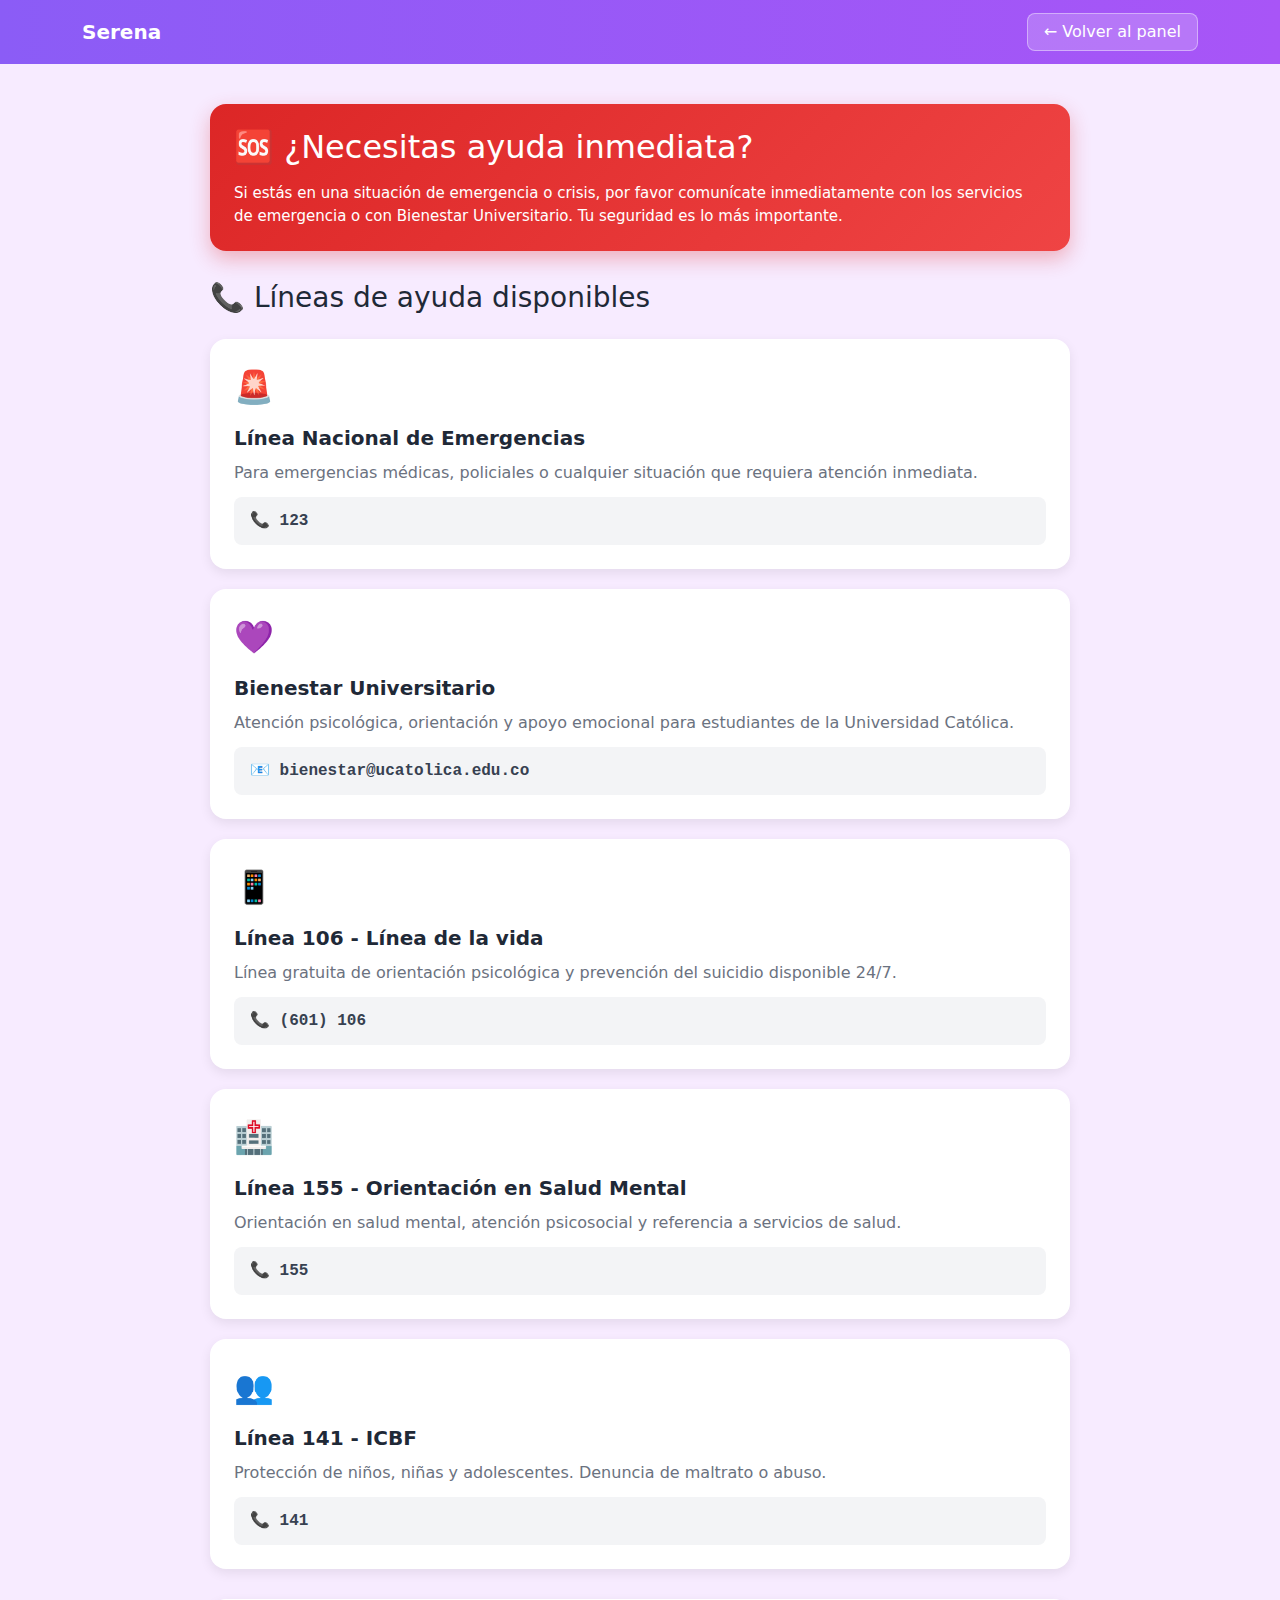
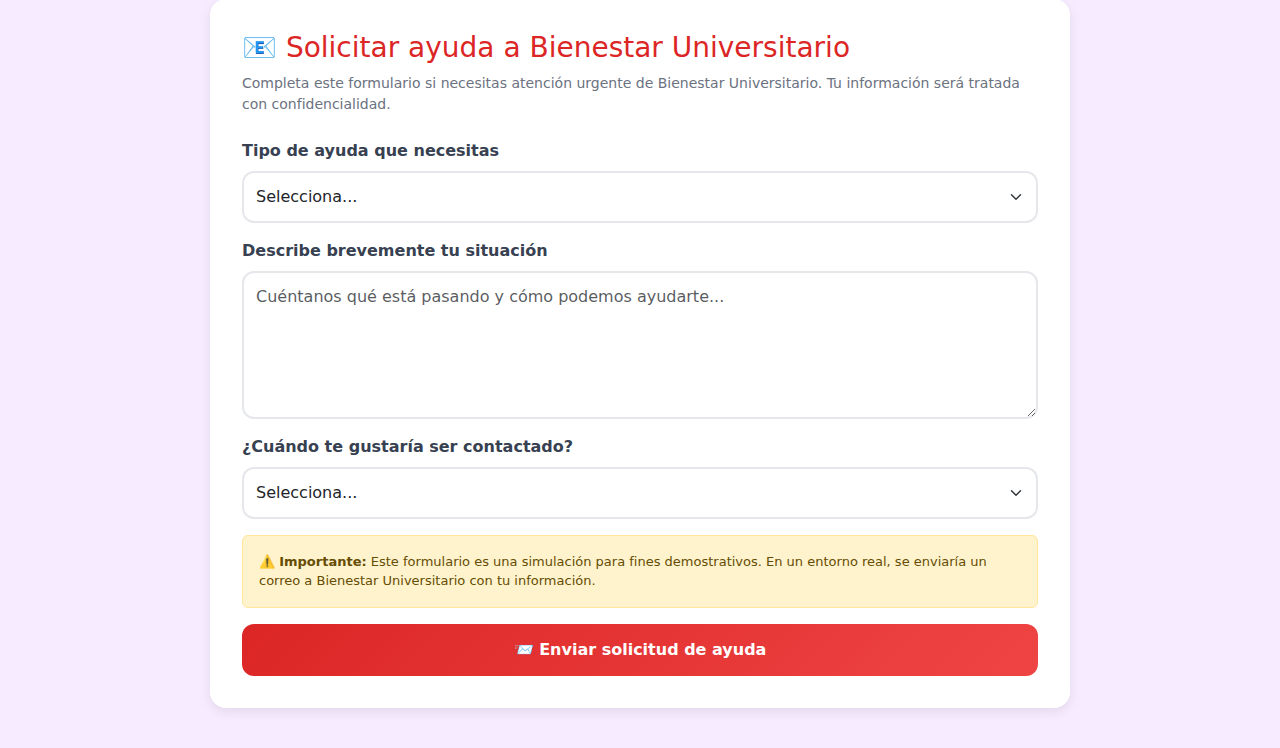
<file: frontend/templates/ayuda.html>
<!DOCTYPE html>
<html lang="es">
<head>
  <meta charset="UTF-8">
  <meta name="viewport" content="width=device-width, initial-scale=1.0">
  <title>Recursos de Ayuda - Serena</title>
  <link href="https://cdn.jsdelivr.net/npm/bootstrap@5.3.3/dist/css/bootstrap.min.css" rel="stylesheet">
  <style>
    body {
      background-color: #f7ebff;
      font-family: system-ui, -apple-system, sans-serif;
    }

    .navbar-serena {
      background: linear-gradient(90deg, #8b5cf6, #a855f7);
      padding: 12px 0;
    }

    .navbar-brand {
      color: white !important;
      font-weight: 700;
    }

    .btn-back {
      background: rgba(255,255,255,0.2);
      border: 1px solid rgba(255,255,255,0.4);
      color: white;
      padding: 6px 16px;
      border-radius: 8px;
    }

    .container-main {
      max-width: 900px;
      margin: 40px auto;
      padding: 0 20px;
    }

    .alert-emergency {
      background: linear-gradient(135deg, #dc2626, #ef4444);
      color: white;
      border: none;
      border-radius: 16px;
      padding: 24px;
      margin-bottom: 30px;
      box-shadow: 0 8px 20px rgba(220, 38, 38, 0.3);
    }

    .card-resource {
      background: white;
      border-radius: 16px;
      padding: 24px;
      margin-bottom: 20px;
      box-shadow: 0 4px 12px rgba(0,0,0,0.08);
      transition: transform 0.2s;
    }

    .card-resource:hover {
      transform: translateY(-4px);
      box-shadow: 0 8px 20px rgba(0,0,0,0.12);
    }

    .resource-icon {
      font-size: 32px;
      margin-bottom: 12px;
    }

    .resource-title {
      font-size: 20px;
      font-weight: 600;
      color: #1f2937;
      margin-bottom: 8px;
    }

    .resource-description {
      color: #6b7280;
      margin-bottom: 12px;
    }

    .resource-contact {
      background: #f3f4f6;
      padding: 12px 16px;
      border-radius: 8px;
      font-family: monospace;
      color: #374151;
      font-weight: 600;
    }

    .email-form-card {
      background: white;
      border-radius: 16px;
      padding: 32px;
      box-shadow: 0 4px 12px rgba(0,0,0,0.08);
      margin-top: 30px;
    }

    .form-label {
      font-weight: 600;
      color: #374151;
    }

    .form-control, .form-select {
      border: 2px solid #e5e7eb;
      border-radius: 12px;
      padding: 12px;
    }

    .form-control:focus, .form-select:focus {
      border-color: #dc2626;
      box-shadow: 0 0 0 3px rgba(220, 38, 38, 0.1);
    }

    .btn-send-help {
      background: linear-gradient(135deg, #dc2626, #ef4444);
      border: none;
      padding: 14px 32px;
      border-radius: 12px;
      font-weight: 600;
      color: white;
      font-size: 16px;
    }

    .btn-send-help:hover {
      transform: translateY(-2px);
      box-shadow: 0 8px 20px rgba(220, 38, 38, 0.3);
    }
  </style>
</head>
<body>
  <!-- Navbar -->
  <nav class="navbar navbar-serena">
    <div class="container">
      <a href="/panel" class="navbar-brand">Serena</a>
      <button class="btn-back" onclick="window.location.href='/panel'">← Volver al panel</button>
    </div>
  </nav>

  <div class="container-main">
    <!-- Alerta de emergencia -->
    <div class="alert-emergency">
      <h2 style="margin-bottom: 16px;">🆘 ¿Necesitas ayuda inmediata?</h2>
      <p style="font-size: 15px; margin-bottom: 0;">
        Si estás en una situación de emergencia o crisis, por favor comunícate inmediatamente 
        con los servicios de emergencia o con Bienestar Universitario. Tu seguridad es lo más importante.
      </p>
    </div>

    <h3 style="color: #1f2937; margin-bottom: 24px;">📞 Líneas de ayuda disponibles</h3>

    <!-- Recursos -->
    <div class="card-resource">
      <div class="resource-icon">🚨</div>
      <div class="resource-title">Línea Nacional de Emergencias</div>
      <div class="resource-description">
        Para emergencias médicas, policiales o cualquier situación que requiera atención inmediata.
      </div>
      <div class="resource-contact">📞 123</div>
    </div>

    <div class="card-resource">
      <div class="resource-icon">💜</div>
      <div class="resource-title">Bienestar Universitario</div>
      <div class="resource-description">
        Atención psicológica, orientación y apoyo emocional para estudiantes de la Universidad Católica.
      </div>
      <div class="resource-contact">📧 bienestar@ucatolica.edu.co</div>
    </div>

    <div class="card-resource">
      <div class="resource-icon">📱</div>
      <div class="resource-title">Línea 106 - Línea de la vida</div>
      <div class="resource-description">
        Línea gratuita de orientación psicológica y prevención del suicidio disponible 24/7.
      </div>
      <div class="resource-contact">📞 (601) 106</div>
    </div>

    <div class="card-resource">
      <div class="resource-icon">🏥</div>
      <div class="resource-title">Línea 155 - Orientación en Salud Mental</div>
      <div class="resource-description">
        Orientación en salud mental, atención psicosocial y referencia a servicios de salud.
      </div>
      <div class="resource-contact">📞 155</div>
    </div>

    <div class="card-resource">
      <div class="resource-icon">👥</div>
      <div class="resource-title">Línea 141 - ICBF</div>
      <div class="resource-description">
        Protección de niños, niñas y adolescentes. Denuncia de maltrato o abuso.
      </div>
      <div class="resource-contact">📞 141</div>
    </div>

    <!-- Formulario de contacto -->
    <div class="email-form-card">
      <h3 style="color: #dc2626; margin-bottom: 8px;">📧 Solicitar ayuda a Bienestar Universitario</h3>
      <p style="color: #6b7280; font-size: 14px; margin-bottom: 24px;">
        Completa este formulario si necesitas atención urgente de Bienestar Universitario. 
        Tu información será tratada con confidencialidad.
      </p>

      <form id="helpForm">
        <div class="mb-3">
          <label class="form-label">Tipo de ayuda que necesitas</label>
          <select class="form-select" id="helpType" required>
            <option value="">Selecciona...</option>
            <option value="urgente">🚨 Urgente - Necesito ayuda inmediata</option>
            <option value="psicologica">💭 Atención psicológica</option>
            <option value="academica">📚 Orientación académica</option>
            <option value="economica">💰 Apoyo económico</option>
            <option value="otra">💬 Otra situación</option>
          </select>
        </div>

        <div class="mb-3">
          <label class="form-label">Describe brevemente tu situación</label>
          <textarea 
            class="form-control" 
            id="helpMessage" 
            rows="5" 
            required
            placeholder="Cuéntanos qué está pasando y cómo podemos ayudarte..."
          ></textarea>
        </div>

        <div class="mb-3">
          <label class="form-label">¿Cuándo te gustaría ser contactado?</label>
          <select class="form-select" id="contactTime" required>
            <option value="">Selecciona...</option>
            <option value="inmediato">Lo antes posible</option>
            <option value="hoy">Hoy</option>
            <option value="manana">Mañana</option>
            <option value="semana">Esta semana</option>
          </select>
        </div>

        <div class="alert alert-warning" style="font-size: 13px;">
          ⚠️ <strong>Importante:</strong> Este formulario es una simulación para fines demostrativos. 
          En un entorno real, se enviaría un correo a Bienestar Universitario con tu información.
        </div>

        <button type="submit" class="btn btn-send-help w-100">
          📨 Enviar solicitud de ayuda
        </button>
      </form>

      <div id="successMessage" style="display: none; margin-top: 20px;" class="alert alert-success">
        ✅ <strong>Solicitud enviada</strong><br>
        Hemos recibido tu solicitud. El equipo de Bienestar Universitario se pondrá en contacto contigo pronto.
      </div>
    </div>
  </div>

  <script>
    document.getElementById('helpForm').addEventListener('submit', async function(e) {
      e.preventDefault();

      const helpType = document.getElementById('helpType').value;
      const message = document.getElementById('helpMessage').value;
      const contactTime = document.getElementById('contactTime').value;
      const userEmail = localStorage.getItem('user_email');

      if (!userEmail) {
        alert('No se detectó tu correo. Por favor inicia sesión nuevamente.');
        window.location.href = '/login';
        return;
      }

      const submitBtn = this.querySelector('button[type="submit"]');
      submitBtn.disabled = true;
      submitBtn.textContent = '⏳ Enviando...';

      try {
        // Aquí iría la llamada real al backend
        // await fetch('/api/v1/sos/send-help-request', { ... })
        
        // Simulación
        await new Promise(resolve => setTimeout(resolve, 1500));

        this.style.display = 'none';
        document.getElementById('successMessage').style.display = 'block';

        // Log para desarrollo
        console.log({
          tipo: helpType,
          mensaje: message,
          contacto: contactTime,
          email: userEmail
        });

      } catch (error) {
        alert('Ocurrió un error al enviar tu solicitud. Por favor intenta nuevamente o contacta directamente a bienestar@ucatolica.edu.co');
        submitBtn.disabled = false;
        submitBtn.textContent = '📨 Enviar solicitud de ayuda';
      }
    });
  </script>
</body>
</html>
</file>
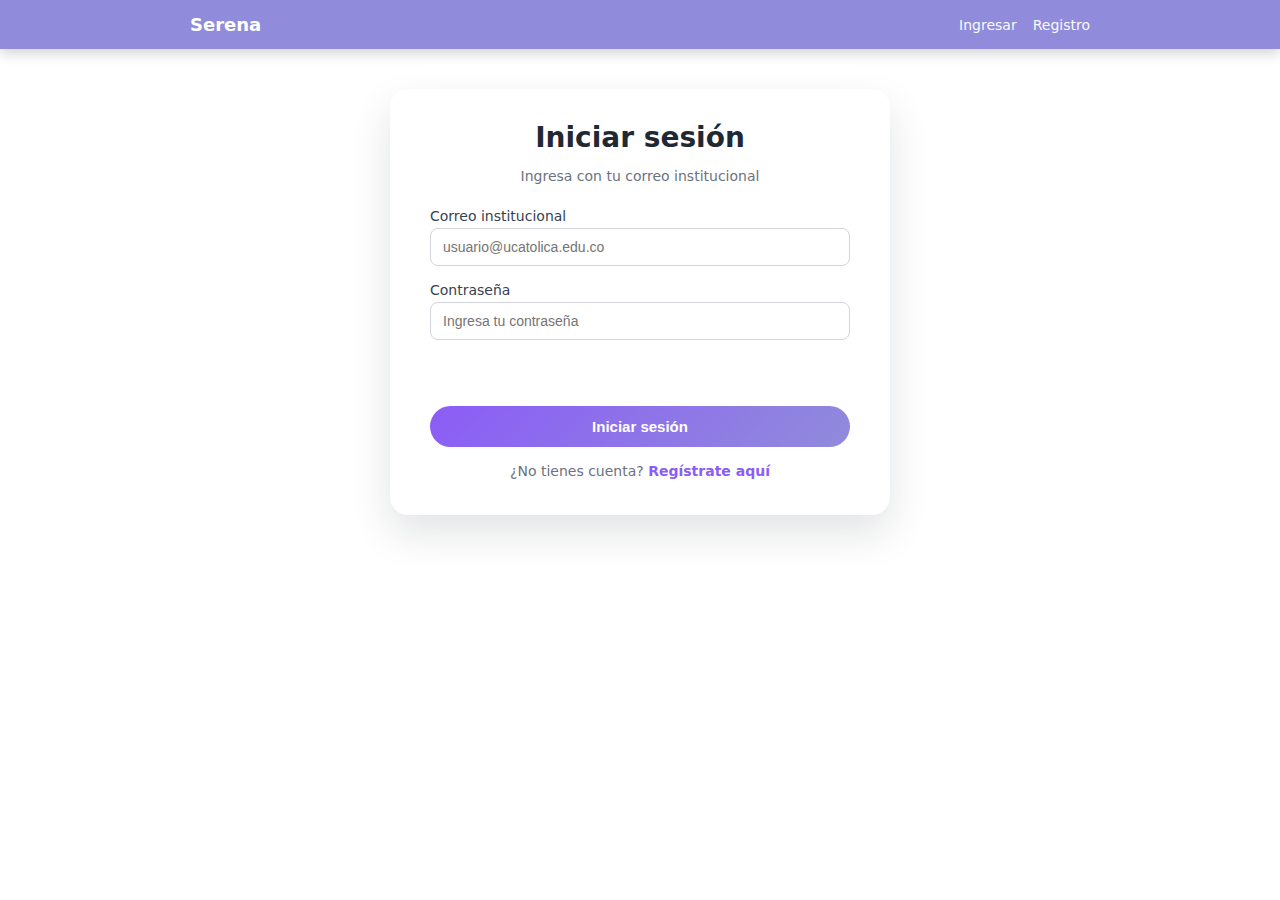
<file: frontend/templates/login.html>
<!DOCTYPE html>
<html lang="es">
<head>
  <meta charset="UTF-8" />
  <title>Iniciar sesión - Serena</title>
  <style>
    body {
      margin: 0;
      font-family: system-ui, -apple-system, BlinkMacSystemFont, "Segoe UI", sans-serif;
      background: #ffffff;
    }

    .top-bar {
      width: 100%;
      background: #908bdb;
      color: #ffffff;
      padding: 14px 0;
      box-shadow: 0 4px 12px rgba(15, 23, 42, 0.2);
    }

    .top-bar-inner {
      max-width: 900px;
      margin: 0 auto;
      padding: 0 20px;
      display: flex;
      align-items: center;
      justify-content: space-between;
    }

    .top-bar-title {
      font-weight: 700;
      font-size: 18px;
    }

    .top-bar-links {
      font-size: 14px;
      display: flex;
      gap: 16px;
    }

    .top-bar-links a {
      color: #f9fafb;
      text-decoration: none;
    }

    .top-bar-links a:hover {
      text-decoration: underline;
    }

    .page {
      width: 100%;
      max-width: 500px;
      padding: 40px 20px;
      margin: 0 auto;
    }

    .card {
      background: #ffffff;
      border-radius: 18px;
      box-shadow: 0 18px 40px rgba(15, 23, 42, 0.12);
      padding: 32px 40px 36px;
    }

    h1 {
      text-align: center;
      margin-top: 0;
      margin-bottom: 8px;
      font-size: 28px;
      color: #1f2933;
    }

    .subtitle {
      text-align: center;
      color: #6b7280;
      font-size: 14px;
      margin-bottom: 24px;
    }

    form {
      display: flex;
      flex-direction: column;
      gap: 16px;
    }

    label {
      display: block;
      font-size: 14px;
      margin-bottom: 4px;
      color: #374151;
      font-weight: 500;
    }

    input {
      width: 100%;
      padding: 10px 12px;
      border-radius: 8px;
      border: 1px solid #d1d5db;
      font-size: 14px;
      outline: none;
      box-sizing: border-box;
      transition: border-color 0.15s ease, box-shadow 0.15s ease;
    }

    input:focus {
      border-color: #908bdb;
      box-shadow: 0 0 0 2px rgba(168, 85, 247, 0.15);
    }

    small {
      font-size: 12px;
      color: #6b7280;
    }

    .btn-submit {
      margin-top: 8px;
      padding: 12px 16px;
      border-radius: 999px;
      border: none;
      background: linear-gradient(135deg, #8b5cf6, #908bdb);
      color: #ffffff;
      font-size: 15px;
      font-weight: 600;
      cursor: pointer;
      transition: transform 0.1s ease, box-shadow 0.1s ease, opacity 0.15s ease;
    }

    .btn-submit:hover {
      opacity: 0.95;
      box-shadow: 0 10px 24px rgba(148, 27, 147, 0.35);
      transform: translateY(-1px);
    }

    .btn-submit:active {
      transform: translateY(0);
      box-shadow: none;
    }

    .btn-submit:disabled {
      opacity: 0.6;
      cursor: not-allowed;
    }

    #loginError {
      color: #dc2626;
      font-size: 13px;
      text-align: center;
    }

    .register-link {
      text-align: center;
      margin-top: 16px;
      font-size: 14px;
      color: #6b7280;
    }

    .register-link a {
      color: #8b5cf6;
      font-weight: 600;
      text-decoration: none;
    }

    .register-link a:hover {
      text-decoration: underline;
    }
  </style>
</head>
<body>
  <div class="top-bar">
    <div class="top-bar-inner">
      <div class="top-bar-title">Serena</div>
      <div class="top-bar-links">
        <a href="/">Ingresar</a>
        <a href="/register">Registro</a>
      </div>
    </div>
  </div>

  <div class="page">
    <div class="card">
      <h1>Iniciar sesión</h1>
      <p class="subtitle">
        Ingresa con tu correo institucional
      </p>

      <form id="loginForm">
        <div>
          <label for="email">Correo institucional</label>
          <input
            id="email"
            name="email"
            type="email"
            required
            placeholder="usuario@ucatolica.edu.co"
          />
        </div>

        <div>
          <label for="password">Contraseña</label>
          <input
            id="password"
            name="password"
            type="password"
            required
            placeholder="Ingresa tu contraseña"
          />
        </div>

        <p id="loginError"></p>

        <button type="submit" class="btn-submit" id="btnSubmit">Iniciar sesión</button>
      </form>

      <div class="register-link">
        ¿No tienes cuenta? <a href="/register">Regístrate aquí</a>
      </div>
    </div>
  </div>

  <script>
    const form = document.getElementById("loginForm");
    const errorBox = document.getElementById("loginError");
    const btnSubmit = document.getElementById("btnSubmit");

    form.addEventListener("submit", async (e) => {
      e.preventDefault();
      errorBox.textContent = "";

      const email = document.getElementById("email").value.trim();
      const password = document.getElementById("password").value;

      if (!email.endsWith("@ucatolica.edu.co")) {
        errorBox.textContent = "El correo debe ser institucional (@ucatolica.edu.co)";
        return;
      }

      btnSubmit.disabled = true;
      btnSubmit.textContent = "Iniciando sesión...";

      try {
        const resp = await fetch("/api/v1/auth/login", {
          method: "POST",
          headers: { "Content-Type": "application/json" },
          body: JSON.stringify({ email, password }),
        });

        const data = await resp.json();

        if (!resp.ok) {
          errorBox.textContent = data.detail || "Error al iniciar sesión";
          btnSubmit.disabled = false;
          btnSubmit.textContent = "Iniciar sesión";
          return;
        }

        // Guardar token (opcional para esta versión)
        localStorage.setItem("token", data.access_token);
        
        // Redirigir al panel
        window.location.href = "/panel";
      } catch (err) {
        console.error(err);
        errorBox.textContent = "Error de conexión con el servidor.";
        btnSubmit.disabled = false;
        btnSubmit.textContent = "Iniciar sesión";
      }
    });
  </script>
</body>
</html>
</file>
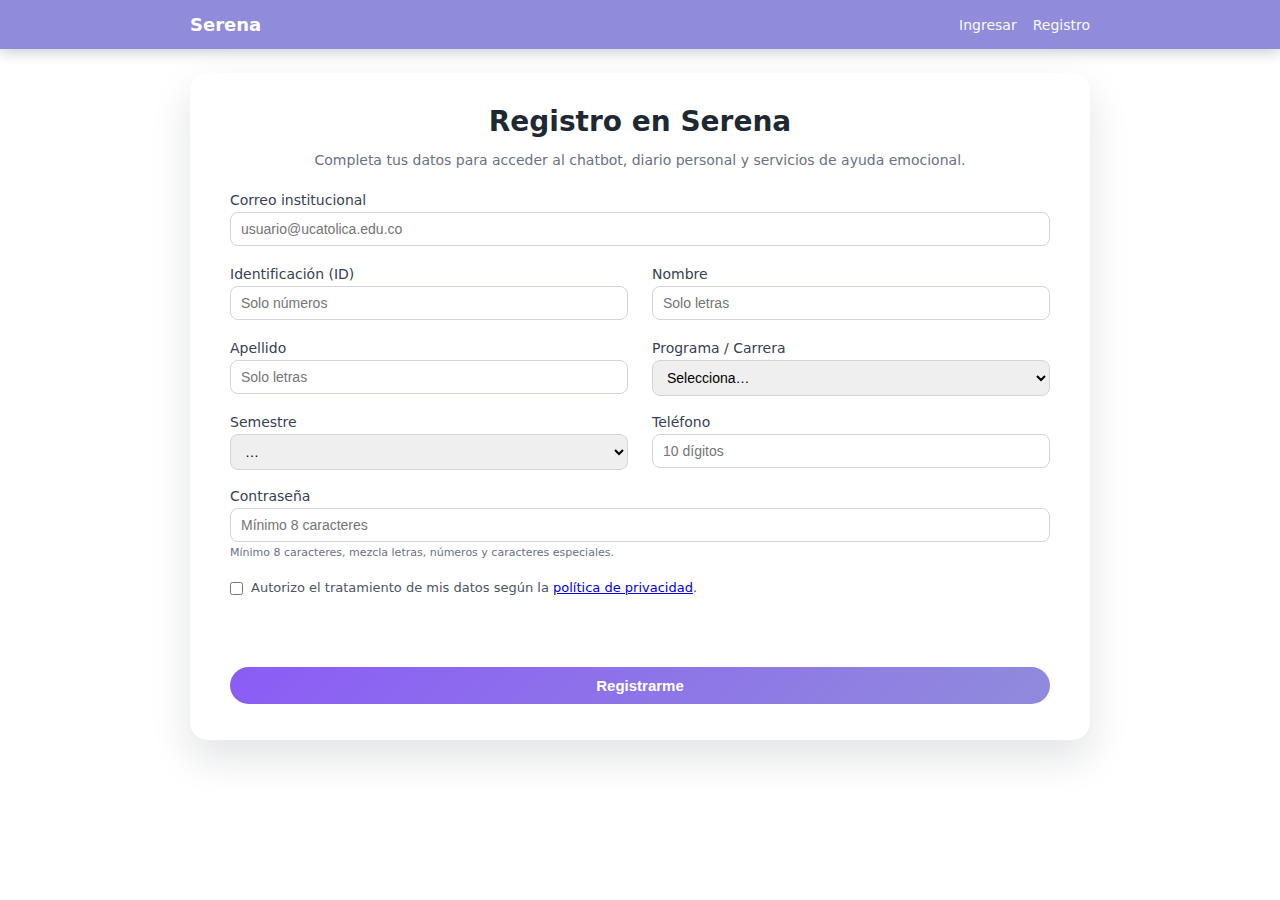
<file: frontend/templates/register.html>
<!DOCTYPE html>
<html lang="es">
<head>
  <meta charset="UTF-8" />
  <title>Registro en Serena</title>
  <style>
    body {
      margin: 0;
      font-family: system-ui, -apple-system, BlinkMacSystemFont, "Segoe UI", sans-serif;
      background: #ffffff;
    }

    .top-bar {
      width: 100%;
      background: #908bdb;
      color: #ffffff;
      padding: 14px 0;
      box-shadow: 0 4px 12px rgba(15, 23, 42, 0.2);
    }

    .top-bar-inner {
      max-width: 900px;
      margin: 0 auto;
      padding: 0 20px;
      display: flex;
      align-items: center;
      justify-content: space-between;
    }

    .top-bar-title {
      font-weight: 700;
      font-size: 18px;
    }

    .top-bar-links {
      font-size: 14px;
      display: flex;
      gap: 16px;
    }

    .top-bar-links a {
      color: #f9fafb;
      text-decoration: none;
    }

    .top-bar-links a:hover {
      text-decoration: underline;
    }

    .page {
      width: 100%;
      max-width: 900px;
      padding: 24px 20px 40px;
      margin: 0 auto;
    }

    .card {
      background: #ffffff;
      border-radius: 18px;
      box-shadow: 0 18px 40px rgba(15, 23, 42, 0.12);
      padding: 32px 40px 36px;
    }

    h1 {
      text-align: center;
      margin-top: 0;
      margin-bottom: 8px;
      font-size: 28px;
      color: #1f2933;
    }

    .subtitle {
      text-align: center;
      color: #6b7280;
      font-size: 14px;
      margin-bottom: 24px;
    }

    form {
      display: grid;
      grid-template-columns: repeat(2, minmax(0, 1fr));
      gap: 16px 24px;
    }

    .full-row {
      grid-column: 1 / -1;
    }

    label {
      display: block;
      font-size: 14px;
      margin-bottom: 4px;
      color: #374151;
      font-weight: 500;
    }

    input,
    select {
      width: 100%;
      padding: 8px 10px;
      border-radius: 8px;
      border: 1px solid #d1d5db;
      font-size: 14px;
      outline: none;
      box-sizing: border-box;
      transition: border-color 0.15s ease, box-shadow 0.15s ease;
    }

    input:focus,
    select:focus {
      border-color: #908bdb;
      box-shadow: 0 0 0 2px rgba(168, 85, 247, 0.15);
    }

    input.error {
      border-color: #dc2626;
    }

    input.success {
      border-color: #10b981;
    }

    small {
      font-size: 11px;
      color: #6b7280;
      display: block;
      margin-top: 4px;
    }

    small.error {
      color: #dc2626;
    }

    .checkbox-row {
      display: flex;
      align-items: center;
      justify-content: flex-start;
      gap: 8px;
      font-size: 13px;
      color: #4b5563;
      padding-top: 4px;
      line-height: 1.4;
    }

    .checkbox-row input[type="checkbox"] {
      margin: 0;
      width: auto;
    }

    #registroError {
      grid-column: 1 / -1;
      color: #dc2626;
      font-size: 13px;
      text-align: center;
    }

    .btn-submit {
      grid-column: 1 / -1;
      margin-top: 8px;
      padding: 10px 16px;
      border-radius: 999px;
      border: none;
      background: linear-gradient(135deg, #8b5cf6, #908bdb);
      color: #ffffff;
      font-size: 15px;
      font-weight: 600;
      cursor: pointer;
      transition: transform 0.1s ease, box-shadow 0.1s ease, opacity 0.15s ease;
    }

    .btn-submit:hover {
      opacity: 0.95;
      box-shadow: 0 10px 24px rgba(148, 27, 147, 0.35);
      transform: translateY(-1px);
    }

    .btn-submit:active {
      transform: translateY(0);
      box-shadow: none;
    }

    .btn-submit:disabled {
      opacity: 0.6;
      cursor: not-allowed;
    }

    @media (max-width: 720px) {
      .card {
        padding: 20px 18px 24px;
      }

      form {
        grid-template-columns: 1fr;
      }
    }
  </style>
</head>
<body>
  <div class="top-bar">
    <div class="top-bar-inner">
      <div class="top-bar-title">Serena</div>
      <div class="top-bar-links">
        <a href="/">Ingresar</a>
        <a href="/register">Registro</a>
      </div>
    </div>
  </div>

  <div class="page">
    <div class="card">
      <h1>Registro en Serena</h1>
      <p class="subtitle">
        Completa tus datos para acceder al chatbot, diario personal y servicios de ayuda emocional.
      </p>

      <form id="registroForm">
        <!-- Correo institucional -->
        <div class="full-row">
          <label for="email">Correo institucional</label>
          <input
            id="email"
            name="email"
            type="email"
            required
            placeholder="usuario@ucatolica.edu.co"
            pattern="^[a-zA-Z0-9._%+-]+@ucatolica\.edu\.co$"
          />
          <small id="email-error" class="error"></small>
        </div>

        <!-- Identificación -->
        <div>
          <label for="identificacion">Identificación (ID)</label>
          <input
            id="identificacion"
            name="identificacion"
            type="text"
            inputmode="numeric"
            pattern="^[0-9]+$"
            required
            placeholder="Solo números"
          />
          <small id="id-error" class="error"></small>
        </div>

        <!-- Nombre -->
        <div>
          <label for="nombre">Nombre</label>
          <input
            id="nombre"
            name="nombre"
            type="text"
            required
            pattern="^[A-Za-zÁÉÍÓÚáéíóúÑñ\s]+$"
            placeholder="Solo letras"
          />
          <small id="nombre-error" class="error"></small>
        </div>

        <!-- Apellido -->
        <div>
          <label for="apellido">Apellido</label>
          <input
            id="apellido"
            name="apellido"
            type="text"
            required
            pattern="^[A-Za-zÁÉÍÓÚáéíóúÑñ\s]+$"
            placeholder="Solo letras"
          />
          <small id="apellido-error" class="error"></small>
        </div>

        <!-- Programa / Carrera -->
        <div>
          <label for="programa">Programa / Carrera</label>
          <select id="programa" name="programa" required>
            <option value="">Selecciona…</option>
            <option value="Administración de Empresas e Inteligencia de Negocios">
              Administración de Empresas e Inteligencia de Negocios
            </option>
            <option value="Derecho">Derecho</option>
            <option value="Economía">Economía</option>
            <option value="Ingeniería Civil">Ingeniería Civil</option>
            <option value="Arquitectura">Arquitectura</option>
            <option value="Ingeniería Industrial">Ingeniería Industrial</option>
            <option value="Ingeniería de Sistemas y Computación">
              Ingeniería de Sistemas y Computación
            </option>
            <option value="Psicología">Psicología</option>
          </select>
        </div>

        <!-- Semestre -->
        <div>
          <label for="semestre">Semestre</label>
          <select id="semestre" name="semestre" required>
            <option value="">…</option>
            <option value="1">1</option>
            <option value="2">2</option>
            <option value="3">3</option>
            <option value="4">4</option>
            <option value="5">5</option>
            <option value="6">6</option>
            <option value="7">7</option>
            <option value="8">8</option>
            <option value="9">9</option>
            <option value="10">10</option>
          </select>
        </div>

        <!-- Teléfono -->
        <div>
          <label for="telefono">Teléfono</label>
          <input
            id="telefono"
            name="telefono"
            type="text"
            inputmode="numeric"
            minlength="10"
            maxlength="10"
            pattern="^[0-9]{10}$"
            required
            placeholder="10 dígitos"
          />
          <small id="tel-error" class="error"></small>
        </div>

        <!-- Contraseña -->
        <div class="full-row">
          <label for="password">Contraseña</label>
          <input
            id="password"
            name="password"
            type="password"
            required
            minlength="8"
            placeholder="Mínimo 8 caracteres"
          />
          <small id="pass-error">Mínimo 8 caracteres, mezcla letras, números y caracteres especiales.</small>
        </div>

        <!-- Autorización datos -->
        <div class="full-row">
          <label class="checkbox-row">
            <input
              id="acepto_datos"
              name="acepto_datos"
              type="checkbox"
              required
            />
            <span>
              Autorizo el tratamiento de mis datos según la
              <a href="/politica-privacidad" target="_blank">política de privacidad</a>.
            </span>
          </label>
        </div>

        <p id="registroError"></p>

        <button type="submit" class="btn-submit" id="btnSubmit">Registrarme</button>
      </form>
    </div>
  </div>

  <script>
    // ============ VALIDACIONES EN TIEMPO REAL ============
    
    const emailInput = document.getElementById("email");
    const emailError = document.getElementById("email-error");
    
    const idInput = document.getElementById("identificacion");
    const idError = document.getElementById("id-error");
    
    const nombreInput = document.getElementById("nombre");
    const nombreError = document.getElementById("nombre-error");
    
    const apellidoInput = document.getElementById("apellido");
    const apellidoError = document.getElementById("apellido-error");
    
    const telInput = document.getElementById("telefono");
    const telError = document.getElementById("tel-error");
    
    const passInput = document.getElementById("password");
    const passError = document.getElementById("pass-error");

    // Validar EMAIL - Solo @ucatolica.edu.co
    emailInput.addEventListener("blur", function() {
      const regex = /^[a-zA-Z0-9._%+-]+@ucatolica\.edu\.co$/;
      if (!regex.test(this.value)) {
        emailError.textContent = "Debe ser correo institucional @ucatolica.edu.co";
        this.classList.add("error");
        this.classList.remove("success");
      } else {
        emailError.textContent = "";
        this.classList.remove("error");
        this.classList.add("success");
      }
    });

    // Validar IDENTIFICACIÓN - Solo números
    idInput.addEventListener("input", function() {
      this.value = this.value.replace(/[^0-9]/g, "");
      if (this.value.length > 0 && this.value.length < 6) {
        idError.textContent = "Mínimo 6 dígitos";
        this.classList.add("error");
      } else {
        idError.textContent = "";
        this.classList.remove("error");
        if (this.value.length >= 6) this.classList.add("success");
      }
    });

    // Validar NOMBRE - Solo letras
    nombreInput.addEventListener("input", function() {
      this.value = this.value.replace(/[^A-Za-zÁÉÍÓÚáéíóúÑñ\s]/g, "");
      if (this.value.length > 0 && this.value.length < 2) {
        nombreError.textContent = "Mínimo 2 letras";
        this.classList.add("error");
      } else {
        nombreError.textContent = "";
        this.classList.remove("error");
        if (this.value.length >= 2) this.classList.add("success");
      }
    });

    // Validar APELLIDO - Solo letras
    apellidoInput.addEventListener("input", function() {
      this.value = this.value.replace(/[^A-Za-zÁÉÍÓÚáéíóúÑñ\s]/g, "");
      if (this.value.length > 0 && this.value.length < 2) {
        apellidoError.textContent = "Mínimo 2 letras";
        this.classList.add("error");
      } else {
        apellidoError.textContent = "";
        this.classList.remove("error");
        if (this.value.length >= 2) this.classList.add("success");
      }
    });

    // Validar TELÉFONO - Solo 10 dígitos
    telInput.addEventListener("input", function() {
      this.value = this.value.replace(/[^0-9]/g, "").slice(0, 10);
      if (this.value.length > 0 && this.value.length < 10) {
        telError.textContent = `Faltan ${10 - this.value.length} dígitos`;
        this.classList.add("error");
      } else if (this.value.length === 10) {
        telError.textContent = "";
        this.classList.remove("error");
        this.classList.add("success");
      }
    });

    // Validar CONTRASEÑA - Mínimo 8 caracteres con letras, números y especiales
    passInput.addEventListener("input", function() {
      const hasLetter = /[a-zA-Z]/.test(this.value);
      const hasNumber = /[0-9]/.test(this.value);
      const hasSpecial = /[!@#$%^&*(),.?":{}|<>]/.test(this.value);
      const isLongEnough = this.value.length >= 8;

      if (!isLongEnough) {
        passError.textContent = "Mínimo 8 caracteres";
        passError.classList.add("error");
        this.classList.add("error");
      } else if (!hasLetter || !hasNumber || !hasSpecial) {
        passError.textContent = "Debe incluir letras, números y caracteres especiales";
        passError.classList.add("error");
        this.classList.add("error");
      } else {
        passError.textContent = "✓ Contraseña segura";
        passError.classList.remove("error");
        this.classList.remove("error");
        this.classList.add("success");
      }
    });

    // ============ ENVÍO DEL FORMULARIO ============
    
    const form = document.getElementById("registroForm");
    const errorBox = document.getElementById("registroError");
    const btnSubmit = document.getElementById("btnSubmit");

    form.addEventListener("submit", async (e) => {
      e.preventDefault();
      errorBox.textContent = "";

      // Validación final antes de enviar
      const email = emailInput.value.trim();
      const identificacion = idInput.value.trim();
      const nombre = nombreInput.value.trim();
      const apellido = apellidoInput.value.trim();
      const telefono = telInput.value.trim();
      const password = passInput.value;
      const programa = document.getElementById("programa").value;
      const semestre = document.getElementById("semestre").value;

      // Validar correo
      if (!email.endsWith("@ucatolica.edu.co")) {
        errorBox.textContent = "El correo debe ser institucional @ucatolica.edu.co";
        emailInput.focus();
        return;
      }

      // Validar identificación
      if (!/^[0-9]{6,}$/.test(identificacion)) {
        errorBox.textContent = "La identificación debe tener mínimo 6 dígitos numéricos";
        idInput.focus();
        return;
      }

      // Validar nombre
      if (!/^[A-Za-zÁÉÍÓÚáéíóúÑñ\s]{2,}$/.test(nombre)) {
        errorBox.textContent = "El nombre solo debe contener letras";
        nombreInput.focus();
        return;
      }

      // Validar apellido
      if (!/^[A-Za-zÁÉÍÓÚáéíóúÑñ\s]{2,}$/.test(apellido)) {
        errorBox.textContent = "El apellido solo debe contener letras";
        apellidoInput.focus();
        return;
      }

      // Validar teléfono
      if (!/^[0-9]{10}$/.test(telefono)) {
        errorBox.textContent = "El teléfono debe tener exactamente 10 dígitos";
        telInput.focus();
        return;
      }

      // Validar contraseña
      const hasLetter = /[a-zA-Z]/.test(password);
      const hasNumber = /[0-9]/.test(password);
      const hasSpecial = /[!@#$%^&*(),.?":{}|<>]/.test(password);
      
      if (password.length < 8) {
        errorBox.textContent = "La contraseña debe tener mínimo 8 caracteres";
        passInput.focus();
        return;
      }
      
      if (!hasLetter || !hasNumber || !hasSpecial) {
        errorBox.textContent = "La contraseña debe incluir letras, números y caracteres especiales";
        passInput.focus();
        return;
      }

      // Validar checkbox
      if (!document.getElementById("acepto_datos").checked) {
        errorBox.textContent = "Debes aceptar la política de privacidad";
        return;
      }

      // Deshabilitar botón mientras se procesa
      btnSubmit.disabled = true;
      btnSubmit.textContent = "Registrando...";

      // Preparar datos para enviar
      const payload = {
        email: email,
        full_name: `${nombre} ${apellido}`,
        password: password,
        identificacion: identificacion,
        nombre: nombre,
        apellido: apellido,
        programa: programa,
        semestre: parseInt(semestre),
        telefono: telefono
      };

      try {
        const resp = await fetch("/api/v1/auth/register", {
          method: "POST",
          headers: { "Content-Type": "application/json" },
          body: JSON.stringify(payload),
        });

        const data = await resp.json();

        if (!resp.ok) {
          errorBox.textContent = data.detail || "Error al registrarse. Por favor intenta de nuevo.";
          btnSubmit.disabled = false;
          btnSubmit.textContent = "Registrarme";
          return;
        }

        // Registro exitoso
        alert("¡Registro exitoso! Ahora serás redirigido al panel.");
        window.location.href = "/panel";
        
      } catch (err) {
        console.error("Error completo:", err);
        errorBox.textContent = "Error de conexión con el servidor. Por favor intenta de nuevo.";
        btnSubmit.disabled = false;
        btnSubmit.textContent = "Registrarme";
      }
    });
  </script>
</body>
</html>
</file>
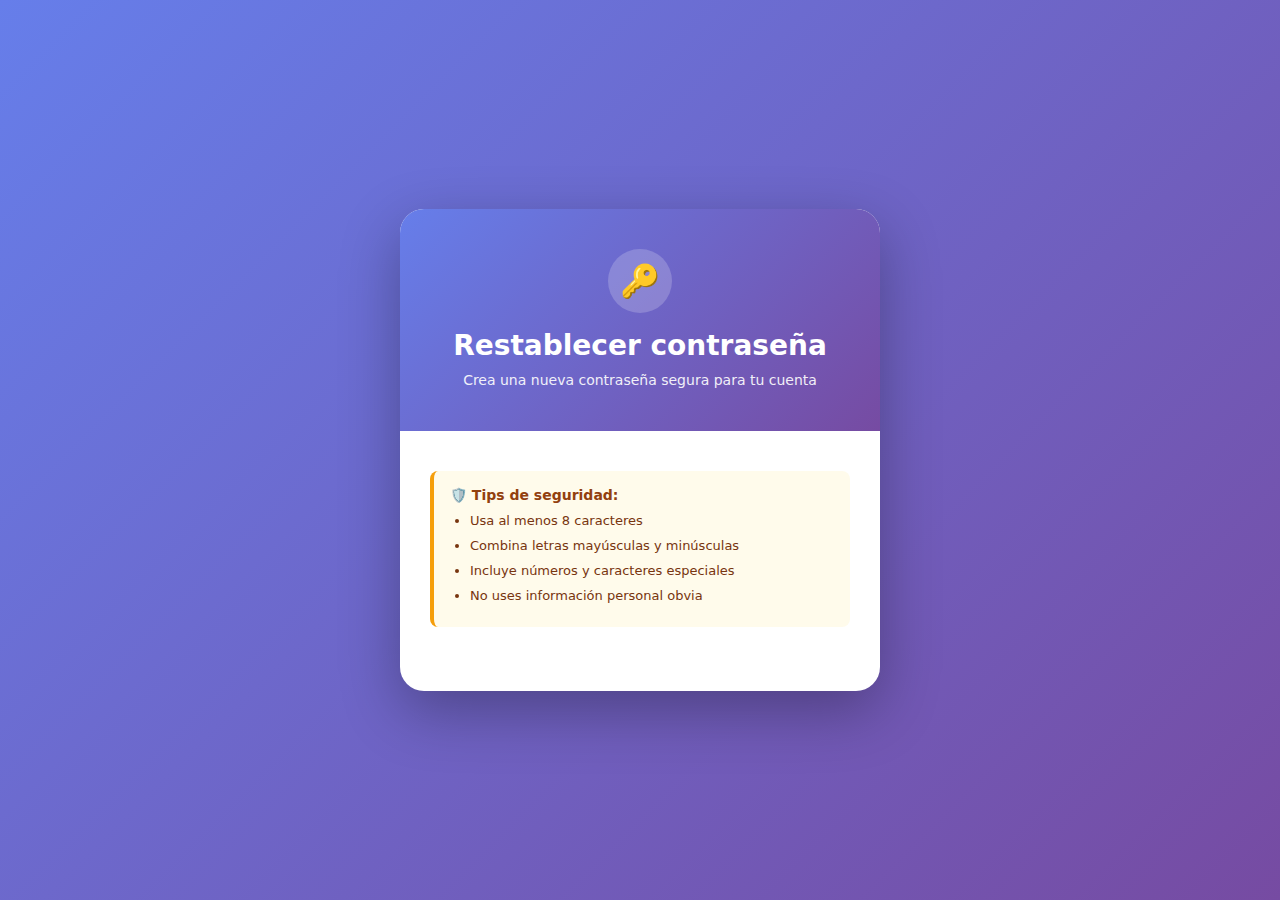
<file: frontend/templates/reset_password.html>
<!DOCTYPE html>
<html lang="es">
<head>
  <meta charset="UTF-8" />
  <title>Restablecer contraseña - Serena</title>
  <meta name="viewport" content="width=device-width, initial-scale=1">
  <style>
    * {
      margin: 0;
      padding: 0;
      box-sizing: border-box;
    }

    body {
      font-family: system-ui, -apple-system, BlinkMacSystemFont, "Segoe UI", sans-serif;
      background: linear-gradient(135deg, #667eea 0%, #764ba2 100%);
      min-height: 100vh;
      display: flex;
      align-items: center;
      justify-content: center;
      padding: 20px;
    }

    .container {
      width: 100%;
      max-width: 480px;
    }

    .card {
      background: #ffffff;
      border-radius: 24px;
      box-shadow: 0 20px 60px rgba(0, 0, 0, 0.3);
      overflow: hidden;
      animation: slideUp 0.5s ease-out;
    }

    @keyframes slideUp {
      from {
        opacity: 0;
        transform: translateY(30px);
      }
      to {
        opacity: 1;
        transform: translateY(0);
      }
    }

    .card-header {
      background: linear-gradient(135deg, #667eea 0%, #764ba2 100%);
      padding: 40px 30px;
      text-align: center;
      color: #ffffff;
    }

    .icon-key {
      width: 64px;
      height: 64px;
      margin: 0 auto 16px;
      background: rgba(255, 255, 255, 0.2);
      border-radius: 50%;
      display: flex;
      align-items: center;
      justify-content: center;
      font-size: 32px;
    }

    .card-header h1 {
      font-size: 28px;
      font-weight: 700;
      margin-bottom: 8px;
    }

    .card-header p {
      font-size: 14px;
      opacity: 0.9;
      line-height: 1.5;
    }

    .card-body {
      padding: 40px 30px;
    }

    .security-tips {
      background: #fffbeb;
      border-left: 4px solid #f59e0b;
      padding: 16px;
      border-radius: 8px;
      margin-bottom: 24px;
    }

    .security-tips h3 {
      font-size: 14px;
      font-weight: 600;
      color: #92400e;
      margin-bottom: 8px;
    }

    .security-tips ul {
      margin: 0;
      padding-left: 20px;
    }

    .security-tips li {
      font-size: 13px;
      color: #78350f;
      line-height: 1.6;
      margin-bottom: 4px;
    }

    .form-group {
      margin-bottom: 20px;
      position: relative;
    }

    label {
      display: block;
      font-size: 14px;
      font-weight: 600;
      color: #2d3748;
      margin-bottom: 8px;
    }

    input {
      width: 100%;
      padding: 14px 40px 14px 16px;
      border: 2px solid #e2e8f0;
      border-radius: 12px;
      font-size: 15px;
      transition: all 0.3s ease;
      outline: none;
    }

    input:focus {
      border-color: #667eea;
      box-shadow: 0 0 0 3px rgba(102, 126, 234, 0.1);
    }

    input::placeholder {
      color: #a0aec0;
    }

    .toggle-password {
      position: absolute;
      right: 14px;
      top: 41px;
      cursor: pointer;
      font-size: 18px;
      user-select: none;
    }

    .password-strength {
      margin-top: 8px;
      height: 4px;
      background: #e2e8f0;
      border-radius: 2px;
      overflow: hidden;
    }

    .password-strength-bar {
      height: 100%;
      width: 0;
      transition: all 0.3s ease;
      background: #ef4444;
    }

    .password-strength-bar.weak {
      width: 33%;
      background: #ef4444;
    }

    .password-strength-bar.medium {
      width: 66%;
      background: #f59e0b;
    }

    .password-strength-bar.strong {
      width: 100%;
      background: #10b981;
    }

    .hint {
      font-size: 13px;
      color: #718096;
      margin-top: 6px;
    }

    .alert {
      padding: 14px 16px;
      border-radius: 12px;
      margin-bottom: 20px;
      font-size: 14px;
      line-height: 1.5;
      display: none;
    }

    .alert-success {
      background: #d4edda;
      color: #155724;
      border: 1px solid #c3e6cb;
    }

    .alert-danger {
      background: #f8d7da;
      color: #721c24;
      border: 1px solid #f5c6cb;
    }

    .btn {
      width: 100%;
      padding: 14px 20px;
      border: none;
      border-radius: 12px;
      font-size: 16px;
      font-weight: 600;
      cursor: pointer;
      transition: all 0.3s ease;
    }

    .btn-primary {
      background: linear-gradient(135deg, #667eea 0%, #764ba2 100%);
      color: #ffffff;
    }

    .btn-primary:hover {
      transform: translateY(-2px);
      box-shadow: 0 10px 25px rgba(102, 126, 234, 0.4);
    }

    .btn-primary:active {
      transform: translateY(0);
    }

    .btn-primary:disabled {
      opacity: 0.6;
      cursor: not-allowed;
      transform: none;
    }

    @media (max-width: 500px) {
      .card-header {
        padding: 30px 20px;
      }

      .card-body {
        padding: 30px 20px;
      }

      .card-header h1 {
        font-size: 24px;
      }
    }
  </style>
</head>
<body>
  <div class="container">
    <div class="card">
      <div class="card-header">
        <div class="icon-key">🔑</div>
        <h1>Restablecer contraseña</h1>
        <p>Crea una nueva contraseña segura para tu cuenta</p>
      </div>

      <div class="card-body">
        <div class="security-tips">
          <h3>🛡️ Tips de seguridad:</h3>
          <ul>
            <li>Usa al menos 8 caracteres</li>
            <li>Combina letras mayúsculas y minúsculas</li>
            <li>Incluye números y caracteres especiales</li>
            <li>No uses información personal obvia</li>
          </ul>
        </div>

        <form id="resetPasswordForm">
          <div class="form-group">
            <label for="password">Nueva contraseña</label>
            <input
              type="password"
              id="password"
              name="password"
              placeholder="Mínimo 8 caracteres"
              required
              minlength="8"
            />
            <span class="toggle-password" id="togglePassword1">👁️</span>
            <div class="password-strength">
              <div class="password-strength-bar" id="strengthBar"></div>
            </div>
            <div class="hint" id="strengthText">Ingresa una contraseña</div>
          </div>

          <div class="form-group">
            <label for="confirmPassword">Confirmar contraseña</label>
            <input
              type="password"
              id="confirmPassword"
              name="confirmPassword"
              placeholder="Repite la contraseña"
              required
              minlength="8"
            />
            <span class="toggle-password" id="togglePassword2">👁️</span>
            <div class="hint" id="matchText"></div>
          </div>

          <div id="message" class="alert"></div>

          <button type="submit" class="btn btn-primary">
            ✅ Cambiar contraseña
          </button>
        </form>
      </div>
    </div>
  </div>

  <script>
    const form = document.getElementById("resetPasswordForm");
    const messageBox = document.getElementById("message");
    const passwordInput = document.getElementById("password");
    const confirmInput = document.getElementById("confirmPassword");
    const strengthBar = document.getElementById("strengthBar");
    const strengthText = document.getElementById("strengthText");
    const matchText = document.getElementById("matchText");
    const submitBtn = form.querySelector('button[type="submit"]');

    // Obtener el token de la URL
    const urlParams = new URLSearchParams(window.location.search);
    const token = urlParams.get('token');

    if (!token) {
      messageBox.className = "alert alert-danger";
      messageBox.innerHTML = `
        <strong>❌ Token no válido</strong><br>
        El enlace de recuperación no es válido o ha expirado. 
        <a href="/forgot-password" style="color: #721c24; text-decoration: underline;">Solicita uno nuevo</a>
      `;
      messageBox.style.display = "block";
      form.style.display = "none";
    }

    // Toggle visibilidad de contraseñas
    document.getElementById("togglePassword1").addEventListener("click", function() {
      const type = passwordInput.type === "password" ? "text" : "password";
      passwordInput.type = type;
      this.textContent = type === "password" ? "👁️" : "🙈";
    });

    document.getElementById("togglePassword2").addEventListener("click", function() {
      const type = confirmInput.type === "password" ? "text" : "password";
      confirmInput.type = type;
      this.textContent = type === "password" ? "👁️" : "🙈";
    });

    // Verificar fortaleza de contraseña
    passwordInput.addEventListener("input", function() {
      const password = this.value;
      let strength = 0;

      if (password.length >= 8) strength++;
      if (password.length >= 12) strength++;
      if (/[a-z]/.test(password) && /[A-Z]/.test(password)) strength++;
      if (/\d/.test(password)) strength++;
      if (/[^a-zA-Z0-9]/.test(password)) strength++;

      strengthBar.className = "password-strength-bar";
      if (strength <= 2) {
        strengthBar.classList.add("weak");
        strengthText.textContent = "Contraseña débil";
        strengthText.style.color = "#dc2626";
      } else if (strength <= 4) {
        strengthBar.classList.add("medium");
        strengthText.textContent = "Contraseña media";
        strengthText.style.color = "#f59e0b";
      } else {
        strengthBar.classList.add("strong");
        strengthText.textContent = "Contraseña fuerte ✓";
        strengthText.style.color = "#10b981";
      }
    });

    // Verificar que las contraseñas coincidan
    confirmInput.addEventListener("input", function() {
      if (this.value.length > 0) {
        if (this.value === passwordInput.value) {
          matchText.textContent = "✓ Las contraseñas coinciden";
          matchText.style.color = "#10b981";
        } else {
          matchText.textContent = "✗ Las contraseñas no coinciden";
          matchText.style.color = "#dc2626";
        }
      } else {
        matchText.textContent = "";
      }
    });

    form.addEventListener("submit", async (e) => {
      e.preventDefault();
      messageBox.style.display = "none";
      
      const password = passwordInput.value;
      const confirmPassword = confirmInput.value;
      
      if (password !== confirmPassword) {
        messageBox.className = "alert alert-danger";
        messageBox.innerHTML = "<strong>❌ Error</strong><br>Las contraseñas no coinciden";
        messageBox.style.display = "block";
        return;
      }

      if (password.length < 8) {
        messageBox.className = "alert alert-danger";
        messageBox.innerHTML = "<strong>❌ Error</strong><br>La contraseña debe tener al menos 8 caracteres";
        messageBox.style.display = "block";
        return;
      }
      
      submitBtn.disabled = true;
      submitBtn.textContent = "⏳ Actualizando contraseña...";
      
      try {
        const resp = await fetch(`/api/v1/auth/reset-password?token=${token}&new_password=${encodeURIComponent(password)}`, {
          method: "POST",
          headers: { "Content-Type": "application/json" }
        });
        
        const data = await resp.json();
        
        if (resp.ok) {
          messageBox.className = "alert alert-success";
          messageBox.innerHTML = `
            <strong>✅ ¡Contraseña actualizada!</strong><br>
            ${data.message}<br>
            Redirigiendo al login en 3 segundos...
          `;
          messageBox.style.display = "block";
          form.reset();
          
          setTimeout(() => {
            window.location.href = "/login";
          }, 3000);
        } else {
          messageBox.className = "alert alert-danger";
          messageBox.innerHTML = `
            <strong>❌ Error</strong><br>
            ${data.detail || "Error al restablecer contraseña"}
          `;
          messageBox.style.display = "block";
          submitBtn.disabled = false;
          submitBtn.textContent = "✅ Cambiar contraseña";
        }
      } catch (err) {
        console.error(err);
        messageBox.className = "alert alert-danger";
        messageBox.innerHTML = `
          <strong>❌ Error de conexión</strong><br>
          No se pudo conectar con el servidor. Intenta nuevamente.
        `;
        messageBox.style.display = "block";
        submitBtn.disabled = false;
        submitBtn.textContent = "✅ Cambiar contraseña";
      }
    });
  </script>
</body>
</html>
</file>
